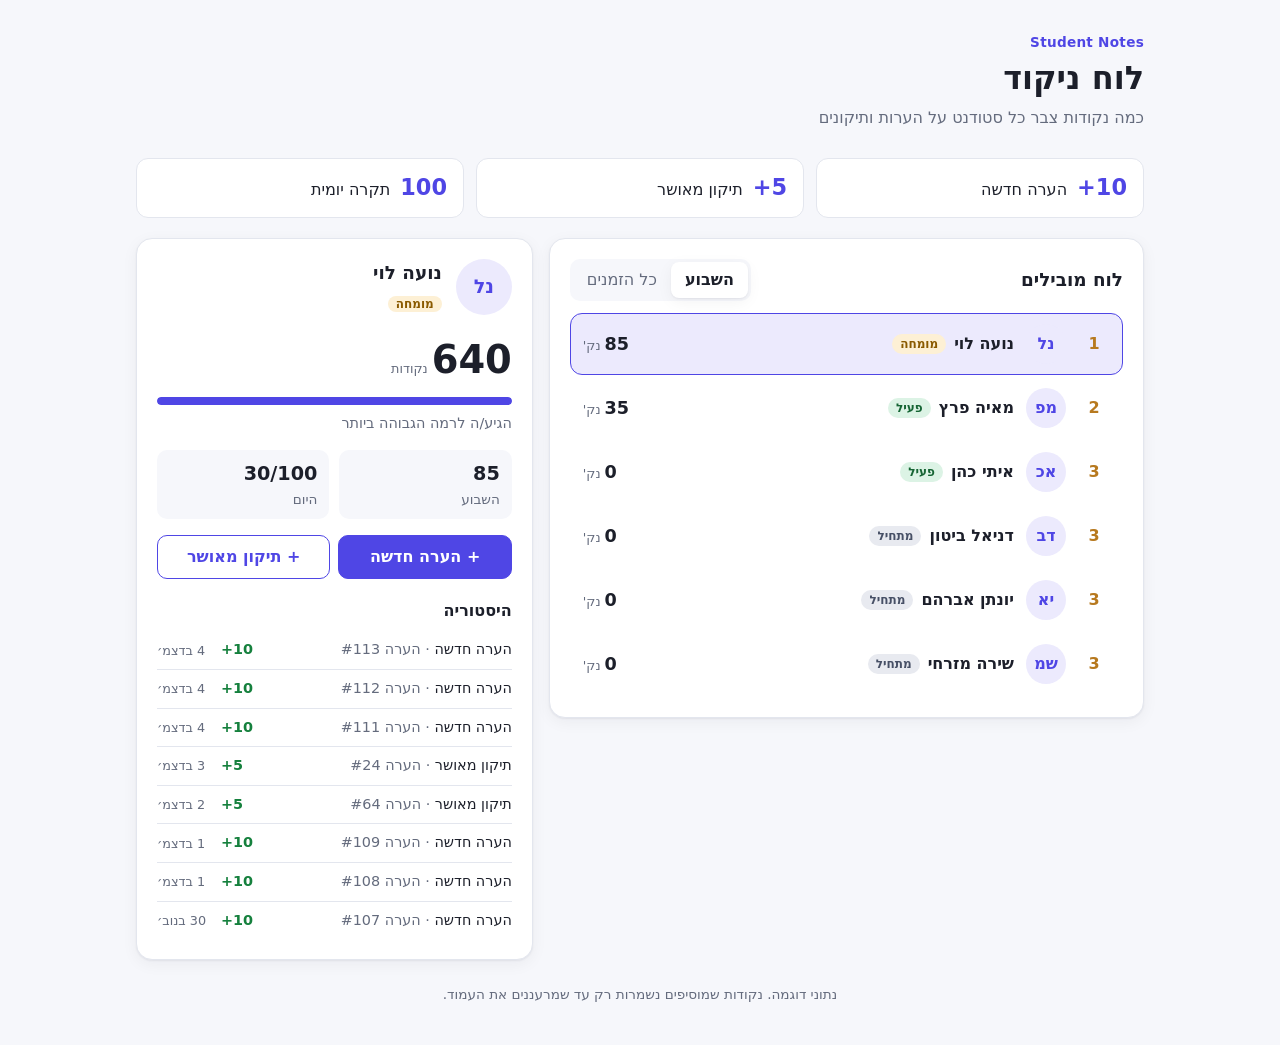
<file: app/index.html>
<!doctype html>
<html lang="he" dir="rtl">
<head>
  <meta charset="utf-8">
  <meta name="viewport" content="width=device-width, initial-scale=1">
  <title>לוח ניקוד | Student Notes</title>
  <link rel="stylesheet" href="styles.css">
</head>
<body>
  <header class="top">
    <div class="wrap">
      <p class="eyebrow">Student Notes</p>
      <h1>לוח ניקוד</h1>
      <p class="sub">כמה נקודות צבר כל סטודנט על הערות ותיקונים</p>
    </div>
  </header>

  <main class="wrap">
    <section class="rules" aria-label="חוקי ניקוד">
      <div class="rule"><span class="rule-pts" dir="ltr">+10</span><span>הערה חדשה</span></div>
      <div class="rule"><span class="rule-pts" dir="ltr">+5</span><span>תיקון מאושר</span></div>
      <div class="rule"><span class="rule-pts" dir="ltr">100</span><span>תקרה יומית</span></div>
    </section>

    <div class="layout">
      <section class="card board">
        <div class="board-head">
          <h2>לוח מובילים</h2>
          <div class="tabs" role="tablist">
            <button role="tab" data-period="week" aria-selected="true">השבוע</button>
            <button role="tab" data-period="all" aria-selected="false">כל הזמנים</button>
          </div>
        </div>
        <ol id="leaderboard" class="rows"></ol>
      </section>

      <aside class="card profile" id="profile" aria-live="polite"></aside>
    </div>

    <p class="foot">נתוני דוגמה. נקודות שמוסיפים נשמרות רק עד שמרעננים את העמוד.</p>
  </main>

  <div id="toast" class="toast" role="status"></div>

  <script src="points.js"></script>
  <script src="data.js"></script>
  <script src="app.js"></script>
</body>
</html>
</file>
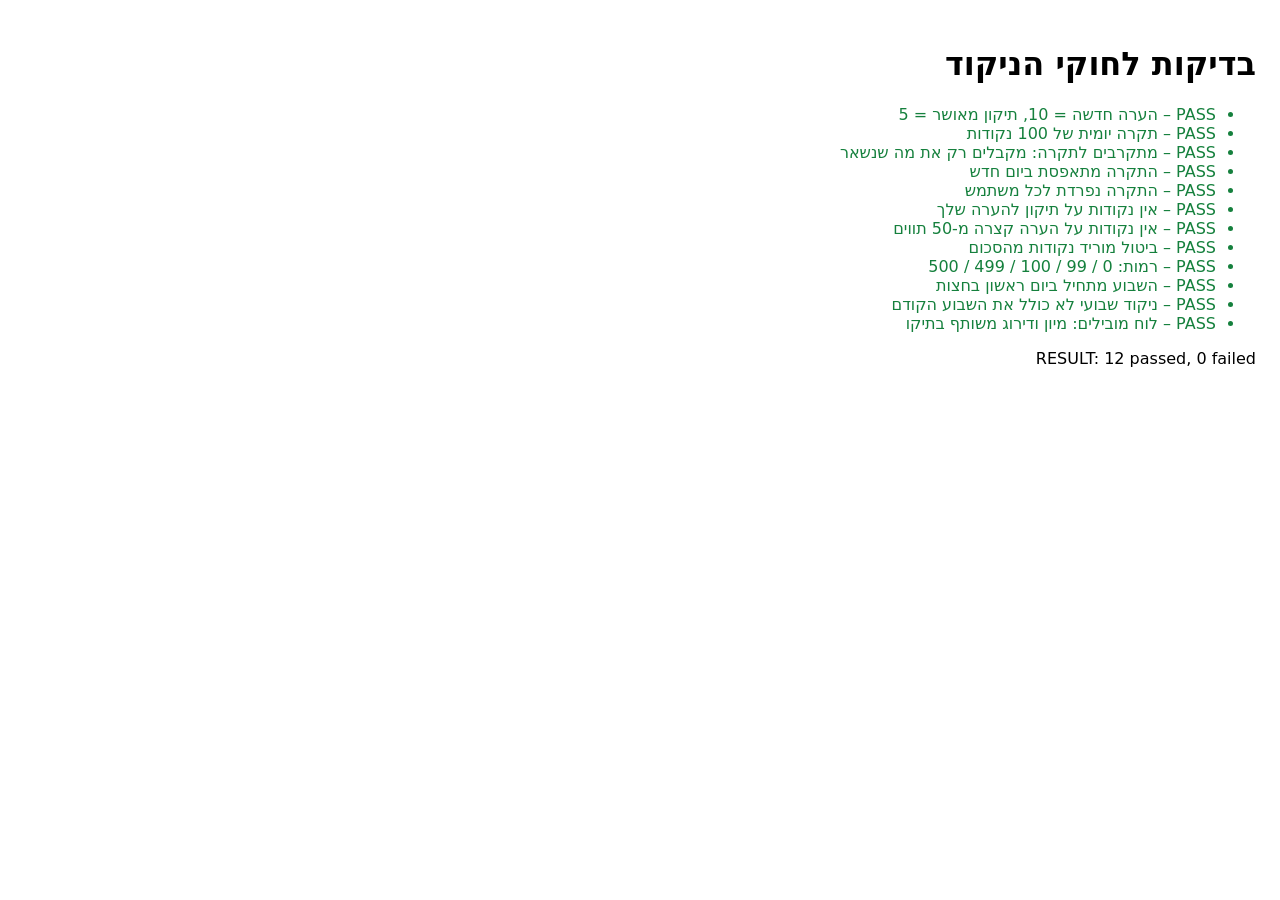
<file: app/tests.html>
<!doctype html>
<html lang="he" dir="rtl">
<head>
  <meta charset="utf-8">
  <title>בדיקות ניקוד</title>
  <style>
    body { font-family: "Segoe UI", system-ui, sans-serif; padding: 16px; }
    .pass { color: #15803d; } .fail { color: #b42318; font-weight: 700; }
  </style>
</head>
<body>
  <h1>בדיקות לחוקי הניקוד</h1>
  <ul id="results"></ul>
  <p id="summary"></p>
  <script src="points.js"></script>
  <script>
    const P = window.Points;
    const results = [];
    function test(name, fn) {
      try { fn(); results.push({ name, ok: true }); }
      catch (e) { results.push({ name, ok: false, msg: e.message }); }
    }
    function eq(actual, expected) {
      if (actual !== expected) throw new Error(`expected ${expected}, got ${actual}`);
    }
    // Saturday, Nov 7 2026, 15:00 local time
    const SAT = new Date(2026, 10, 7, 15);

    test('הערה חדשה = 10, תיקון מאושר = 5', () => {
      eq(P.createEvent([], { userId: 1, type: 'note_created', noteId: 1, date: SAT }).points, 10);
      eq(P.createEvent([], { userId: 1, type: 'fix_approved', noteId: 1, noteOwnerId: 2, date: SAT }).points, 5);
    });

    test('תקרה יומית של 100 נקודות', () => {
      const ev = [];
      for (let i = 0; i < 11; i++) ev.push(P.createEvent(ev, { userId: 1, type: 'note_created', noteId: i, date: SAT }));
      eq(P.totalPoints(ev, 1), 100);
      eq(ev[10].points, 0);
    });

    test('מתקרבים לתקרה: מקבלים רק את מה שנשאר', () => {
      const ev = [];
      for (let i = 0; i < 9; i++) ev.push(P.createEvent(ev, { userId: 1, type: 'note_created', noteId: i, date: SAT }));
      ev.push(P.createEvent(ev, { userId: 1, type: 'fix_approved', noteId: 50, noteOwnerId: 2, date: SAT }));
      eq(P.createEvent(ev, { userId: 1, type: 'note_created', noteId: 99, date: SAT }).points, 5);
    });

    test('התקרה מתאפסת ביום חדש', () => {
      const ev = [];
      for (let i = 0; i < 10; i++) ev.push(P.createEvent(ev, { userId: 1, type: 'note_created', noteId: i, date: SAT }));
      eq(P.createEvent(ev, { userId: 1, type: 'note_created', noteId: 20, date: new Date(2026, 10, 8, 9) }).points, 10);
    });

    test('התקרה נפרדת לכל משתמש', () => {
      const ev = [];
      for (let i = 0; i < 10; i++) ev.push(P.createEvent(ev, { userId: 1, type: 'note_created', noteId: i, date: SAT }));
      eq(P.createEvent(ev, { userId: 2, type: 'note_created', noteId: 20, date: SAT }).points, 10);
    });

    test('אין נקודות על תיקון להערה שלך', () => {
      eq(P.createEvent([], { userId: 1, type: 'fix_approved', noteId: 1, noteOwnerId: 1, date: SAT }).points, 0);
    });

    test('אין נקודות על הערה קצרה מ-50 תווים', () => {
      eq(P.createEvent([], { userId: 1, type: 'note_created', noteId: 1, contentLength: 49, date: SAT }).points, 0);
      eq(P.createEvent([], { userId: 1, type: 'note_created', noteId: 1, contentLength: 50, date: SAT }).points, 10);
    });

    test('ביטול מוריד נקודות מהסכום', () => {
      const ev = [{ user_id: 1, points: 10, created_at: SAT.toISOString() }, { user_id: 1, points: -10, created_at: SAT.toISOString() }];
      eq(P.totalPoints(ev, 1), 0);
    });

    test('רמות: 0 / 99 / 100 / 499 / 500', () => {
      eq(P.levelFor(0).name, 'מתחיל');
      eq(P.levelFor(99).name, 'מתחיל');
      eq(P.levelFor(100).name, 'פעיל');
      eq(P.levelFor(499).name, 'פעיל');
      eq(P.levelFor(500).name, 'מומחה');
      eq(P.levelFor(500).next, null);
      eq(P.levelFor(120).next.min, 500);
    });

    test('השבוע מתחיל ביום ראשון בחצות', () => {
      eq(P.weekStart(SAT).getTime(), new Date(2026, 10, 1).getTime());
      eq(P.weekStart(new Date(2026, 10, 1, 0, 5)).getTime(), new Date(2026, 10, 1).getTime());
    });

    test('ניקוד שבועי לא כולל את השבוע הקודם', () => {
      const ev = [
        { user_id: 1, points: 10, created_at: new Date(2026, 10, 2, 10).toISOString() },
        { user_id: 1, points: 5, created_at: new Date(2026, 9, 31, 23).toISOString() },
      ];
      eq(P.weeklyPoints(ev, 1, SAT), 10);
    });

    test('לוח מובילים: מיון ודירוג משותף בתיקו', () => {
      const users = [{ id: 1, name: 'א' }, { id: 2, name: 'ב' }, { id: 3, name: 'ג' }];
      const ev = [
        { user_id: 1, points: 10, created_at: SAT.toISOString() },
        { user_id: 2, points: 20, created_at: SAT.toISOString() },
        { user_id: 3, points: 10, created_at: SAT.toISOString() },
      ];
      const rows = P.leaderboard(users, ev, { period: 'all', now: SAT });
      eq(rows.map((r) => r.user.id + ':' + r.rank).join(','), '2:1,1:2,3:2');
    });

    const failed = results.filter((r) => !r.ok).length;
    document.getElementById('results').innerHTML = results.map((r) =>
      `<li class="${r.ok ? 'pass' : 'fail'}">${r.ok ? 'PASS' : 'FAIL'} – ${r.name}${r.ok ? '' : ': ' + r.msg}</li>`).join('');
    document.getElementById('summary').textContent = `RESULT: ${results.length - failed} passed, ${failed} failed`;
  </script>
</body>
</html>
</file>
<file: app/styles.css>
:root {
  --bg: #f6f7fb;
  --surface: #ffffff;
  --text: #1c1f2a;
  --muted: #646b7d;
  --border: #e3e6ee;
  --accent: #4f46e5;
  --accent-soft: #eceafd;
  --pos: #15803d;
  --neg: #b42318;
  --gold: #b7791f;
  --lvl-0: #e8eaf0;
  --lvl-0-text: #475066;
  --lvl-1: #dcf3e5;
  --lvl-1-text: #166534;
  --lvl-2: #fdf0d5;
  --lvl-2-text: #8a5a00;
  --shadow: 0 1px 2px rgba(20, 24, 40, 0.06), 0 4px 16px rgba(20, 24, 40, 0.05);
}

@media (prefers-color-scheme: dark) {
  :root:not([data-theme="light"]) {
    --bg: #12141b;
    --surface: #1b1e27;
    --text: #e8eaf2;
    --muted: #9aa1b4;
    --border: #2c303c;
    --accent: #8b85ff;
    --accent-soft: #29274a;
    --pos: #4ade80;
    --neg: #f87171;
    --gold: #f5c25b;
    --lvl-0: #2a2e3a;
    --lvl-0-text: #c3c8d6;
    --lvl-1: #173826;
    --lvl-1-text: #86efac;
    --lvl-2: #3d2f12;
    --lvl-2-text: #fcd34d;
    --shadow: none;
  }
}

* { box-sizing: border-box; }

body {
  margin: 0;
  background: var(--bg);
  color: var(--text);
  font-family: "Segoe UI", system-ui, -apple-system, Arial, sans-serif;
  line-height: 1.5;
}

.wrap { max-width: 1040px; margin: 0 auto; padding: 0 16px; }

.top { padding: 32px 0 8px; }
.eyebrow { margin: 0; color: var(--accent); font-weight: 600; font-size: 0.85rem; letter-spacing: 0.02em; }
h1 { margin: 2px 0 4px; font-size: 2rem; }
.sub { margin: 0; color: var(--muted); }

.rules { display: grid; grid-template-columns: repeat(3, 1fr); gap: 12px; margin: 20px 0; }
.rule {
  display: flex; align-items: baseline; gap: 10px;
  padding: 12px 16px; background: var(--surface);
  border: 1px solid var(--border); border-radius: 12px;
}
.rule-pts { font-size: 1.4rem; font-weight: 700; color: var(--accent); font-variant-numeric: tabular-nums; }

.layout { display: grid; grid-template-columns: 1fr; gap: 16px; align-items: start; }
@media (min-width: 860px) { .layout { grid-template-columns: 3fr 2fr; } }

.card {
  background: var(--surface); border: 1px solid var(--border);
  border-radius: 16px; padding: 20px; box-shadow: var(--shadow);
}
h2 { margin: 0; font-size: 1.15rem; }
h3 { margin: 20px 0 8px; font-size: 1rem; }

.board-head { display: flex; justify-content: space-between; align-items: center; gap: 12px; margin-bottom: 12px; flex-wrap: wrap; }
.tabs { display: inline-flex; background: var(--bg); border-radius: 10px; padding: 3px; }
.tabs button {
  border: 0; background: transparent; color: var(--muted);
  padding: 6px 14px; border-radius: 8px; font: inherit; cursor: pointer;
}
.tabs button[aria-selected="true"] { background: var(--surface); color: var(--text); font-weight: 600; box-shadow: var(--shadow); }

.rows { list-style: none; margin: 0; padding: 0; }
.row {
  width: 100%; display: grid; grid-template-columns: 32px 40px 1fr auto; align-items: center; gap: 12px;
  padding: 10px 12px; margin: 2px 0; border: 1px solid transparent; border-radius: 12px;
  background: transparent; color: inherit; font: inherit; text-align: start; cursor: pointer;
}
.row:hover { background: var(--bg); }
.row.is-selected { background: var(--accent-soft); border-color: var(--accent); }
.row:focus-visible, .tabs button:focus-visible, .actions button:focus-visible { outline: 2px solid var(--accent); outline-offset: 2px; }

.rank { text-align: center; font-weight: 600; color: var(--muted); font-variant-numeric: tabular-nums; }
.rank.is-top { color: var(--gold); }
.avatar {
  width: 40px; height: 40px; border-radius: 50%;
  display: grid; place-items: center;
  background: var(--accent-soft); color: var(--accent); font-weight: 700;
}
.avatar.lg { width: 56px; height: 56px; font-size: 1.2rem; }
.name { font-weight: 600; display: flex; align-items: center; gap: 8px; flex-wrap: wrap; min-width: 0; }
.pts { font-weight: 700; font-size: 1.1rem; font-variant-numeric: tabular-nums; white-space: nowrap; }
.pts small, .big small { font-weight: 400; color: var(--muted); font-size: 0.8rem; }

.badge { font-size: 0.75rem; font-weight: 600; padding: 1px 8px; border-radius: 999px; }
.lvl-0 { background: var(--lvl-0); color: var(--lvl-0-text); }
.lvl-1 { background: var(--lvl-1); color: var(--lvl-1-text); }
.lvl-2 { background: var(--lvl-2); color: var(--lvl-2-text); }

.p-head { display: flex; align-items: center; gap: 14px; }
.p-head h2 { margin-bottom: 4px; }
.big { font-size: 2.4rem; font-weight: 700; margin: 16px 0 8px; font-variant-numeric: tabular-nums; }
.progress { height: 8px; background: var(--bg); border-radius: 999px; overflow: hidden; }
.progress div { height: 100%; background: var(--accent); border-radius: 999px; transition: width 0.3s; }
.muted { color: var(--muted); }
.profile > .muted { margin: 8px 0 0; font-size: 0.9rem; }

.stats { display: grid; grid-template-columns: 1fr 1fr; gap: 10px; margin-top: 16px; }
.stats div { background: var(--bg); border-radius: 10px; padding: 10px 12px; display: flex; flex-direction: column; }
.stats b { font-size: 1.2rem; font-variant-numeric: tabular-nums; }
.stats span { color: var(--muted); font-size: 0.85rem; }

.actions { display: flex; gap: 8px; margin-top: 16px; flex-wrap: wrap; }
.actions button {
  flex: 1; min-width: 130px; padding: 9px 12px; border-radius: 10px; cursor: pointer;
  border: 1px solid var(--accent); background: var(--accent); color: #fff; font: inherit; font-weight: 600;
}
.actions button + button { background: transparent; color: var(--accent); }

.history { list-style: none; margin: 0; padding: 0; font-size: 0.9rem; }
.history li {
  display: grid; grid-template-columns: 1fr auto auto; gap: 12px; align-items: center;
  padding: 8px 0; border-bottom: 1px solid var(--border);
}
.history li:last-child { border-bottom: 0; }
.delta { font-weight: 700; color: var(--pos); font-variant-numeric: tabular-nums; }
.delta.neg { color: var(--neg); }
.history time { color: var(--muted); font-size: 0.8rem; min-width: 52px; text-align: end; }

.foot { color: var(--muted); font-size: 0.85rem; text-align: center; margin: 24px 0 40px; }

.toast {
  position: fixed; bottom: 20px; left: 50%; transform: translate(-50%, 20px);
  background: var(--text); color: var(--bg); padding: 10px 18px; border-radius: 10px;
  opacity: 0; pointer-events: none; transition: opacity 0.2s, transform 0.2s; max-width: calc(100% - 32px);
}
.toast.show { opacity: 1; transform: translate(-50%, 0); }

@media (max-width: 520px) {
  .rules { grid-template-columns: 1fr; }
  .row { grid-template-columns: 24px 36px 1fr auto; gap: 8px; }
  .avatar { width: 36px; height: 36px; }
}
</file>
